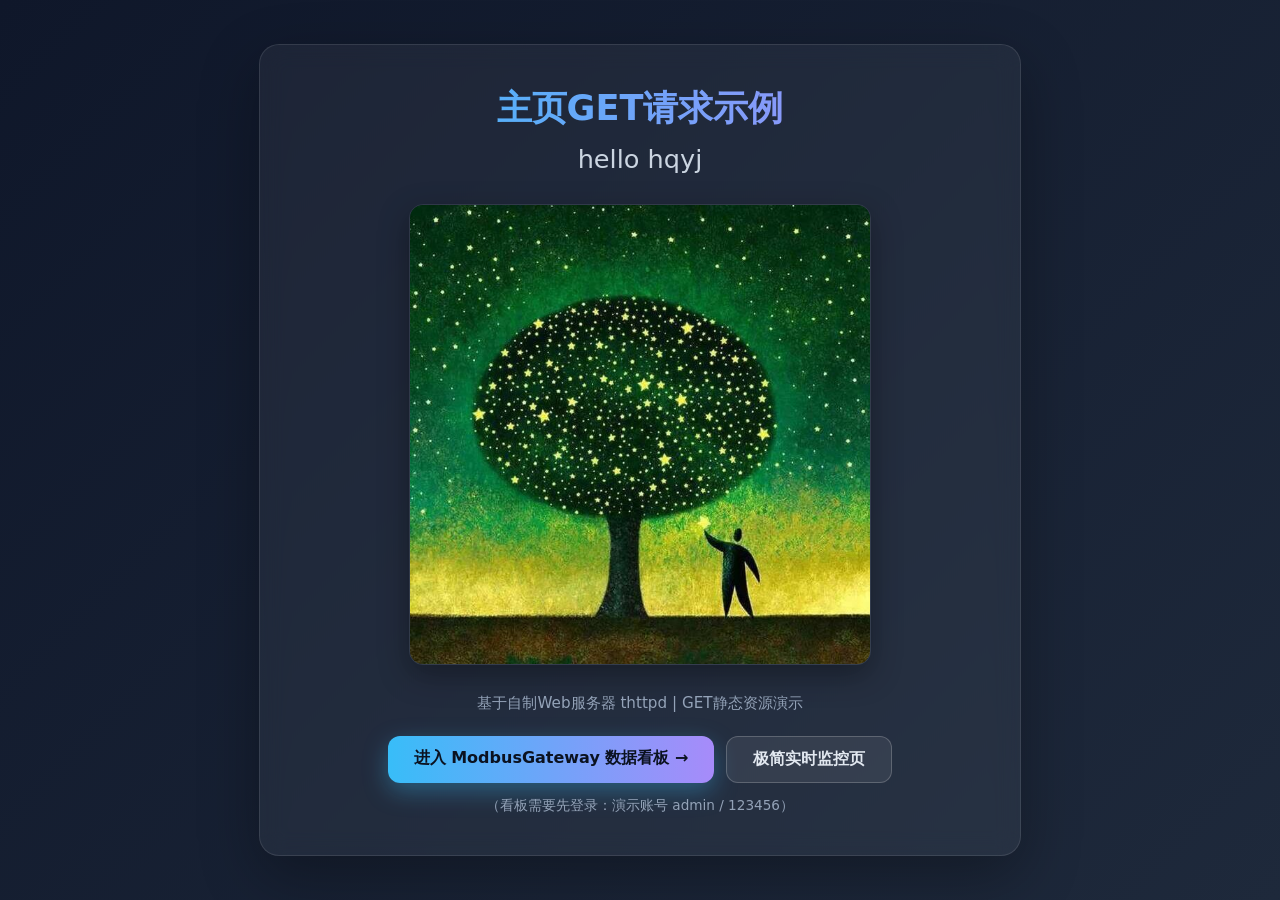
<file: wwwroot/index.html>
<!DOCTYPE html>
<html lang="zh-CN">
<head>
    <meta charset="UTF-8">
    <meta name="viewport" content="width=device-width, initial-scale=1.0">
    <title>主页GET请求示例</title>
    <style>
        * {
            margin: 0;
            padding: 0;
            box-sizing: border-box;
            font-family: "Microsoft YaHei", system-ui, sans-serif;
        }
        body {
            min-height: 100vh;
            background: linear-gradient(135deg, #0f172a, #1e293b);
            color: #f1f5f9;
            display: flex;
            flex-direction: column;
            align-items: center;
            justify-content: center;
            gap: 24px;
            padding: 30px;
        }
        .card {
            background: rgba(255,255,255,0.05);
            border: 1px solid rgba(255,255,255,0.1);
            backdrop-filter: blur(12px);
            border-radius: 20px;
            padding: 40px 50px;
            text-align: center;
            box-shadow: 0 20px 60px rgba(0,0,0,0.3);
            transition: all 0.3s ease;
        }
        .card:hover {
            transform: translateY(-6px);
            border-color: rgba(255,255,255,0.2);
            box-shadow: 0 24px 80px rgba(0,0,0,0.4);
        }
        h1 {
            font-size: 2.2rem;
            font-weight: 600;
            background: linear-gradient(90deg,#38bdf8,#a78bfa);
            -webkit-background-clip: text;
            color: transparent;
            margin-bottom:12px;
        }
        .sub-title{
            font-size:1.6rem;
            color:#cbd5e1;
            margin-bottom:30px;
        }
        img{
            max-width: 70%;
            border-radius:14px;
            box-shadow:0 10px 30px rgba(0,0,0,0.35);
            border:1px solid rgba(255,255,255,0.08);
        }
        .tip{
            margin-top:24px;
            color:#94a3b8;
            font-size:0.95rem;
        }
    </style>
</head>
<script>
// 1. 创建XHR对象
    var xhr = new XMLHttpRequest();
    var url = "https://jsonplaceholder.typicode.com/todos/1";
    // 2. 初始化请求
    xhr.open("GET", url, true);
    // 3. 绑定状态监听事件
    xhr.onreadystatechange = function(){
        if(xhr.readyState === 4 && xhr.status === 200){
            document.getElementById('res').value = xhr.responseText;
        }
    }
    // 4. 发送请求
    xhr.send();</script>
<body>
    <div class="card">
        <h1>主页GET请求示例</h1>
        <div class="sub-title">hello hqyj</div>
        <img src="hqyj.jpg" alt="hqyj图片">
        <div class="tip">基于自制Web服务器 thttpd | GET静态资源演示</div>
        <div style="margin-top:22px;display:flex;gap:12px;justify-content:center;flex-wrap:wrap">
            <a href="/app/index.html" style="display:inline-block;padding:12px 26px;border-radius:12px;
               background:linear-gradient(90deg,#38bdf8,#a78bfa);color:#0b1220;font-weight:700;
               text-decoration:none;box-shadow:0 8px 24px rgba(56,189,248,.35)">进入 ModbusGateway 数据看板 →</a>
            <a href="/realtime.html" style="display:inline-block;padding:12px 26px;border-radius:12px;
               background:rgba(255,255,255,.08);border:1px solid rgba(255,255,255,.2);color:#e2e8f0;
               font-weight:600;text-decoration:none">极简实时监控页</a>
        </div>
        <div class="tip" style="margin-top:14px;font-size:.85rem">
            （看板需要先登录：演示账号 admin / 123456）</div>
    </div>
</body>
</html>
</file>
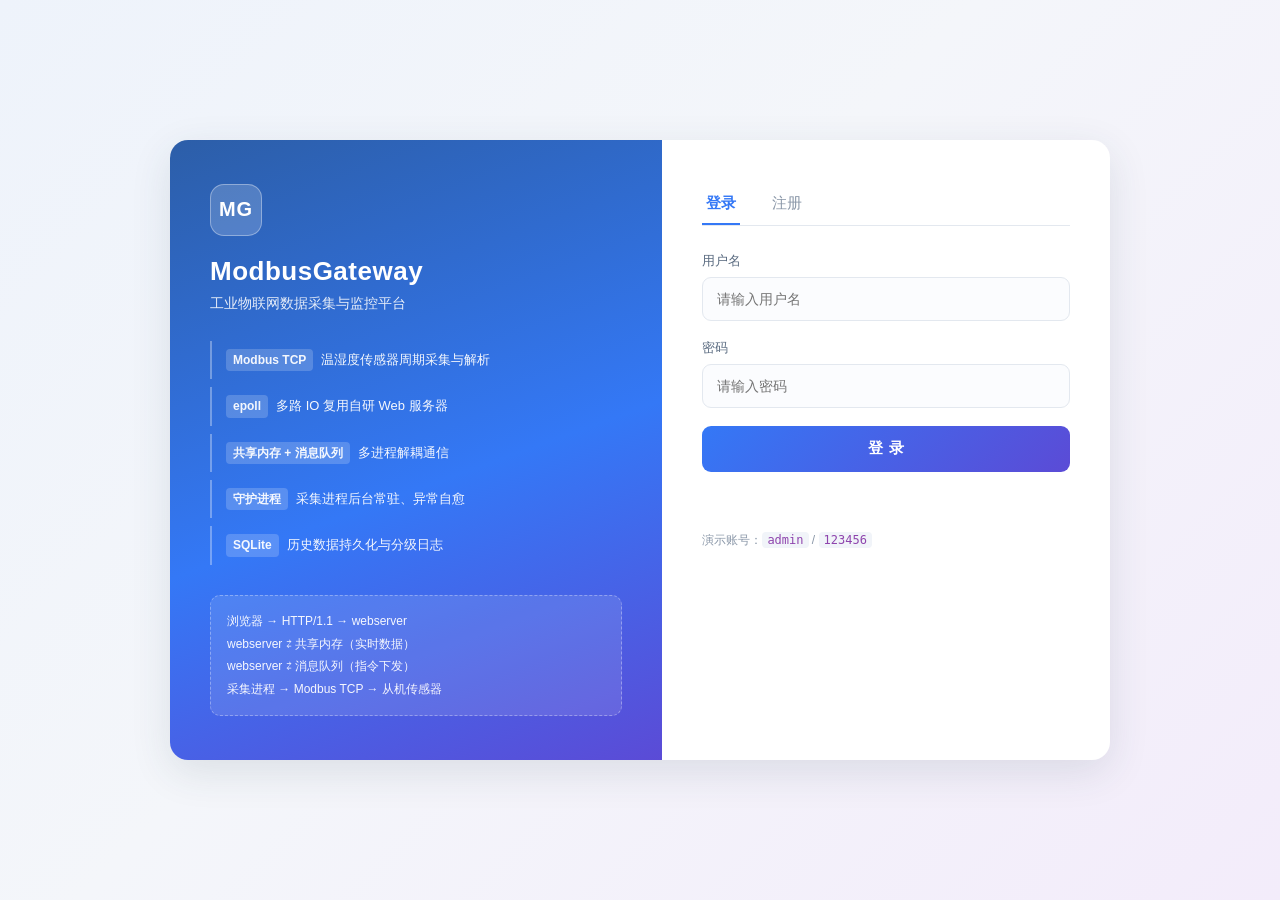
<file: wwwroot/app/index.html>
<!DOCTYPE html>
<html lang="zh-CN">
<head>
<meta charset="UTF-8">
<meta name="viewport" content="width=device-width, initial-scale=1.0">
<title>ModbusGateway · 登录 / 注册</title>
<link rel="stylesheet" href="css/style.css">
</head>
<body class="auth-body">

<div class="auth-wrap">

  <!-- 左：品牌与架构亮点（对应项目流程图） -->
  <section class="auth-brand">
    <div class="brand-logo">MG</div>
    <h1>ModbusGateway</h1>
    <p class="brand-sub">工业物联网数据采集与监控平台</p>

    <ul class="brand-feature">
      <li><span>Modbus TCP</span>温湿度传感器周期采集与解析</li>
      <li><span>epoll</span>多路 IO 复用自研 Web 服务器</li>
      <li><span>共享内存 + 消息队列</span>多进程解耦通信</li>
      <li><span>守护进程</span>采集进程后台常驻、异常自愈</li>
      <li><span>SQLite</span>历史数据持久化与分级日志</li>
    </ul>

    <div class="brand-flow">
      浏览器 → HTTP/1.1 → webserver<br>
      webserver ⇄ 共享内存（实时数据）<br>
      webserver ⇄ 消息队列（指令下发）<br>
      采集进程 → Modbus TCP → 从机传感器
    </div>
  </section>

  <!-- 右：登录 / 注册表单 -->
  <section class="auth-panel">
    <div class="tabs">
      <button class="tab active" data-tab="login" type="button">登录</button>
      <button class="tab" data-tab="register" type="button">注册</button>
    </div>

    <!-- 登录 -->
    <form id="login-form" class="form active" autocomplete="off">
      <div class="field">
        <label for="login-user">用户名</label>
        <input id="login-user" name="username" type="text" placeholder="请输入用户名" required>
      </div>
      <div class="field">
        <label for="login-pass">密码</label>
        <input id="login-pass" name="password" type="password" placeholder="请输入密码" required>
      </div>
      <button class="btn-primary" type="submit" id="login-btn">登 录</button>
      <p class="tip info" id="login-tip"></p>
      <div class="auth-foot">
        演示账号：<code>admin</code> / <code>123456</code>
      </div>
    </form>

    <!-- 注册 -->
    <form id="register-form" class="form" autocomplete="off">
      <div class="field">
        <label for="reg-user">用户名</label>
        <input id="reg-user" name="username" type="text" placeholder="4 ~ 16 位字母或数字" required>
      </div>
      <div class="field">
        <label for="reg-pass">密码</label>
        <input id="reg-pass" name="password" type="password" placeholder="至少 6 位" required>
      </div>
      <div class="field">
        <label for="reg-pass2">确认密码</label>
        <input id="reg-pass2" name="password2" type="password" placeholder="请再次输入密码" required>
      </div>
      <button class="btn-primary" type="submit" id="reg-btn">注 册</button>
      <p class="tip info" id="reg-tip"></p>
      <div class="auth-foot">
        注册信息将写入数据库中的<b>用户信息表</b>
      </div>
    </form>
  </section>

</div>

<div class="loading-mask" id="loading">处理中…</div>

<script src="js/config.js"></script>
<script src="js/mock.js"></script>
<script src="js/api.js"></script>
<script src="js/auth.js"></script>
</body>
</html>
</file>
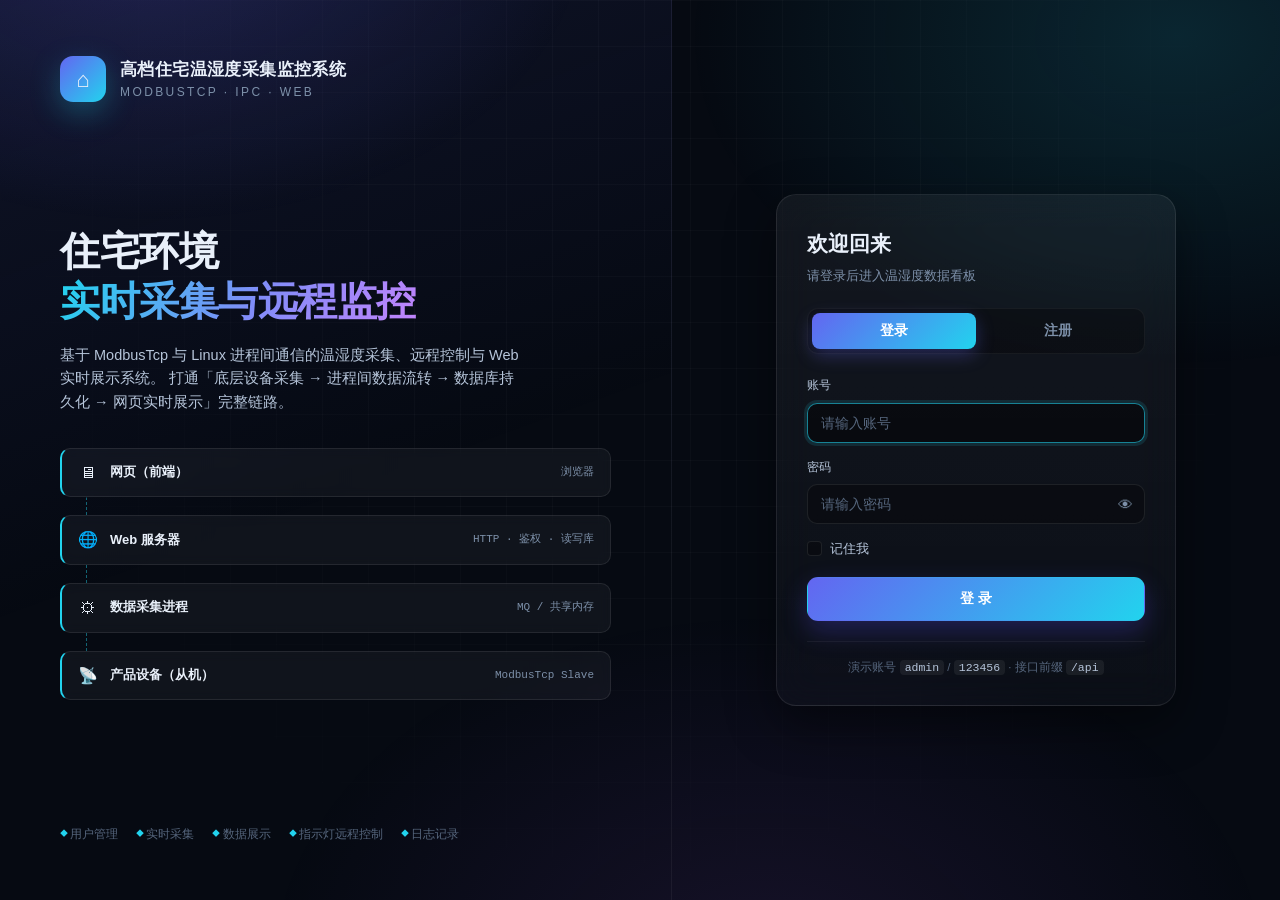
<file: wwwroot/monitor/index.html>
<!DOCTYPE html>
<html lang="zh-CN">
<head>
<meta charset="UTF-8">
<meta name="viewport" content="width=device-width, initial-scale=1.0">
<title>登录 · 高档住宅温湿度采集监控系统</title>
<link rel="stylesheet" href="css/style.css">
</head>
<body>

<div class="auth">

  <!-- ============ 左侧：品牌 / 系统架构说明 ============ -->
  <aside class="brand-side">
    <div class="brand-top">
      <div class="brand-mark">⌂</div>
      <div>
        <div class="brand-name">高档住宅温湿度采集监控系统</div>
        <div class="brand-sub">ModbusTcp · IPC · Web</div>
      </div>
    </div>

    <div class="hero">
      <h1>住宅环境<br><em>实时采集与远程监控</em></h1>
      <p>基于 ModbusTcp 与 Linux 进程间通信的温湿度采集、远程控制与 Web 实时展示系统。
         打通「底层设备采集 → 进程间数据流转 → 数据库持久化 → 网页实时展示」完整链路。</p>

      <div class="flow">
        <div class="flow-node"><span class="ico">🖥</span><b>网页（前端）</b><small>浏览器</small></div>
        <div class="flow-link"></div>
        <div class="flow-node"><span class="ico">🌐</span><b>Web 服务器</b><small>HTTP · 鉴权 · 读写库</small></div>
        <div class="flow-link"></div>
        <div class="flow-node"><span class="ico">⚙</span><b>数据采集进程</b><small>MQ / 共享内存</small></div>
        <div class="flow-link"></div>
        <div class="flow-node"><span class="ico">📡</span><b>产品设备（从机）</b><small>ModbusTcp Slave</small></div>
      </div>
    </div>

    <div class="brand-foot">
      <span>用户管理</span><span>实时采集</span><span>数据展示</span>
      <span>指示灯远程控制</span><span>日志记录</span>
    </div>
  </aside>

  <!-- ============ 右侧：登录 / 注册 ============ -->
  <section class="form-side">
    <div class="card">
      <h2 id="card-title">欢迎回来</h2>
      <p class="hint" id="card-hint">请登录后进入温湿度数据看板</p>

      <div class="tabs">
        <button type="button" id="tab-login" class="on">登录</button>
        <button type="button" id="tab-reg"   >注册</button>
      </div>

      <div class="msg" id="msg"></div>

      <form id="form" autocomplete="off" novalidate>
        <div class="field">
          <label for="username">账号</label>
          <div class="wrap">
            <input type="text" id="username" placeholder="请输入账号" maxlength="32" autocomplete="username">
          </div>
          <div class="err" id="err-username"></div>
        </div>

        <div class="field">
          <label for="password">密码</label>
          <div class="wrap">
            <input type="password" id="password" placeholder="请输入密码" maxlength="64" autocomplete="current-password">
            <button type="button" class="eye" id="eye" title="显示 / 隐藏密码">👁</button>
          </div>
          <div class="err" id="err-password"></div>
          <div class="strength" id="strength" style="display:none">
            <i></i><i></i><i></i><i></i>
          </div>
        </div>

        <div class="field" id="field-confirm" style="display:none">
          <label for="confirm">确认密码</label>
          <div class="wrap">
            <input type="password" id="confirm" placeholder="请再次输入密码" maxlength="64" autocomplete="new-password">
          </div>
          <div class="err" id="err-confirm"></div>
        </div>

        <div class="row-between">
          <label class="check"><input type="checkbox" id="remember"> 记住我</label>
          <span style="font-size:12px;color:var(--muted)" id="mode-tip"></span>
        </div>

        <button type="submit" class="btn" id="submit">
          <span class="spin"></span><span id="submit-text">登 录</span>
        </button>
      </form>

      <div class="card-foot">
        演示账号 <code>admin</code> / <code>123456</code> ·
        接口前缀 <code id="api-base-tip">/api</code>
      </div>
    </div>
  </section>

</div>

<script src="js/config.js"></script>
<script src="js/mock.js"></script>
<script src="js/api.js"></script>
<script src="js/auth.js"></script>
</body>
</html>
</file>
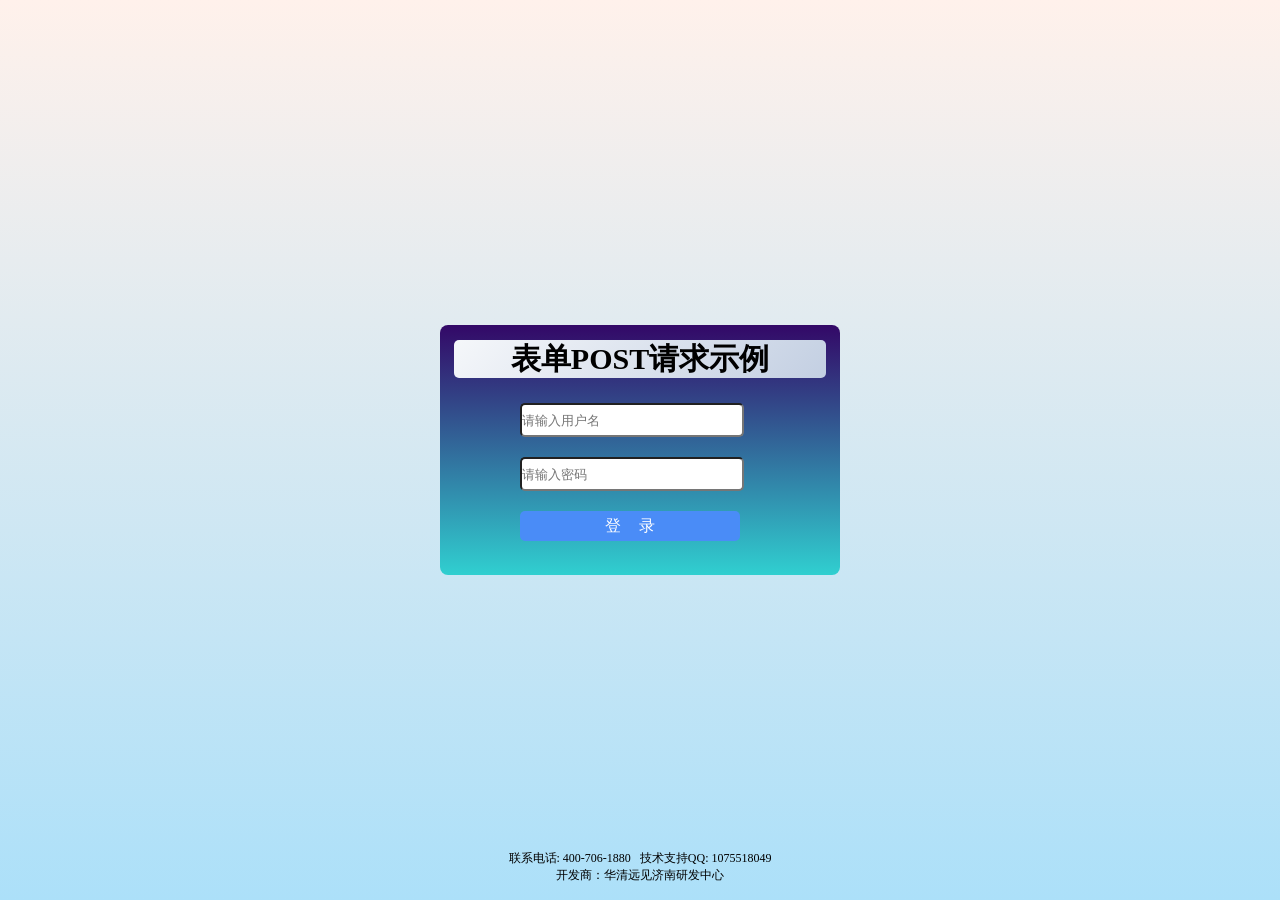
<file: wwwroot/login.html>
<!DOCTYPE html>
<html>
	<head>
		<meta http-equiv="Content-Type" content="text/html; charset=utf-8">
		<title>登录网关</title>
		<style type="text/css">
			* {
				padding: 0;
				margin: 0;
			}

			html,
			body {
				height: 100%;
			}

			body {
				display: flex;
				justify-content: center;
				align-items: center;
				/* 渐变色网站： https://webgradients.com/*/
				background-image: linear-gradient(to top, #ace0f9 0%, #fff1eb 100%);
				/* 渐变换图片 */
			}

			.login {
				width: 400px;
				height: 250px;
				background-image: linear-gradient(to top, #30cfd0 0%, #330867 100%);
				border-radius: 8px;
			}

			.login h1 {
				height: 38px;
				width: 93%;
				background-image: linear-gradient(135deg, #f5f7fa 0%, #c3cfe2 100%);
				line-height: 38px;
				font-size: 30px;
				text-align: center;
				border-radius: 5px;
				margin: 15px auto;
			}

			.login-form {
				width: 60%;
				margin: 0 auto;
			}

			.login-form form input {
				width: 220px;
				height: 30px;
				outline: none;
				margin: 10px auto;
				border-radius: 5px;
			}

			.button {
				/* 按钮样式模板网站：http://tools.jb51.net/static/api/button_css/ */
				line-height: 30px;
				height: 30px;
				width: 70px;
				color: #ffffff;
				background-color: #4a8cf7;
				font-size: 16px;
				font-weight: normal;
				font-family: Arial;
				border: 0px solid #dcdcdc;
				-webkit-border-top-left-radius: 3px;
				-moz-border-radius-topleft: 3px;
				border-top-left-radius: 3px;
				-webkit-border-top-right-radius: 3px;
				-moz-border-radius-topright: 3px;
				border-top-right-radius: 3px;
				-webkit-border-bottom-left-radius: 3px;
				-moz-border-radius-bottomleft: 3px;
				border-bottom-left-radius: 3px;
				-webkit-border-bottom-right-radius: 3px;
				-moz-border-radius-bottomright: 3px;
				border-bottom-right-radius: 3px;
				-moz-box-shadow: inset 0px 0px 0px 0px #ffffff;
				-webkit-box-shadow: inset 0px 0px 0px 0px #ffffff;
				box-shadow: inset 0px 0px 0px 0px #ffffff;
				text-align: center;
				display: inline-block;
				text-decoration: none;
			}

			.button:hover {
				background-color: #446bf7;
			}

			.footer {
				position: fixed;
				bottom: 0;
				height: 50px;
				font-size: 12px;
				text-align: center;
				font-family: "宋体";
			}
		</style>
	</head>
	<body>
		<div class="login">
			<h1>表单POST请求示例</h1>
			<div class="login-form">
				<form method="post">
					<input type="text" name="username" id="usr" value="" placeholder="请输入用户名" />
					<input type="password" name="password" id="pwd" value="" placeholder="请输入密码" />
					<input type="submit" class="button" value="登    录" />
				</form>
			</div>

		</div>
		<div class="footer">
			联系电话: 400-706-1880 &nbsp 技术支持QQ: 1075518049<br>
			开发商：华清远见济南研发中心 <a href="http://www.farsight.com.cn" target="_blank"></a>
		</div>

	</body>
</html>
</file>
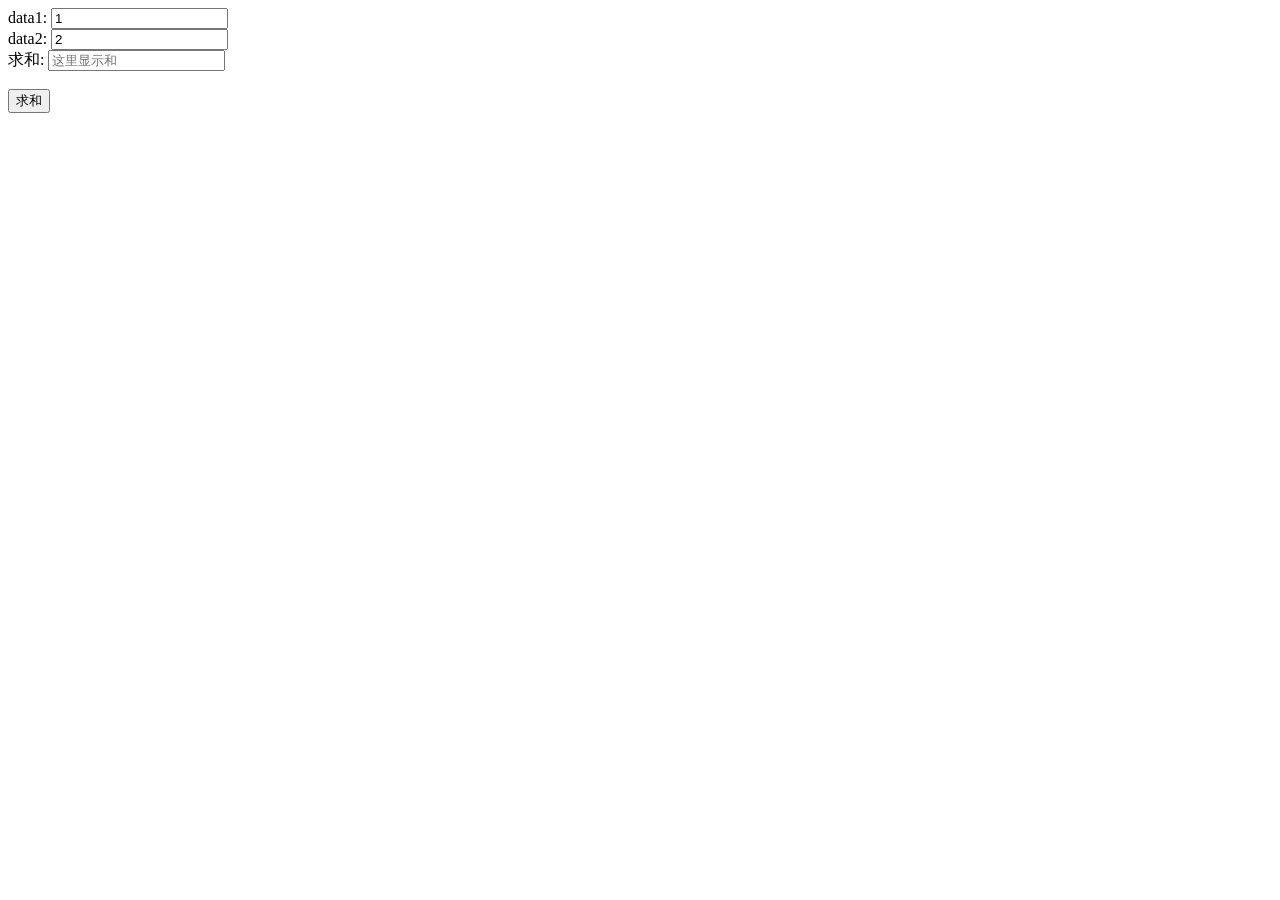
<file: wwwroot/post.html>
<!DOCTYPE html>
<html>
	<head>
		<meta charset="utf-8">
		<title>自定义POST请求示例</title>
		<script>
			function sendPOSTRequest() {
				var xhr = new XMLHttpRequest(); // 创建XMLHttpRequest对象
				var url = ""; // 请求的URL，这个可以不写

				data = "data1=" + document.getElementById("data1").value + "data2=" + document.getElementById("data2").value;
				console.log("req = " + data);

				xhr.open("POST", url, true); // 配置请求：POST方法、URL、异步请求

				xhr.onreadystatechange = function() {
					if (xhr.readyState === 4 && xhr.status === 200) { // 请求完成且成功
						var response = xhr.responseText; // 获取响应数据
						console.log("resp = " + response);
						document.getElementById("sum").value = response;
					}
				};

				xhr.send(JSON.stringify(data)); // 发送请求，并将数据转换为JSON字符串
			}
		</script>
	</head>
	<body>
		data1: <input type="text" id="data1" value="1"><br />
		data2: <input type="text" id="data2" value="2"><br />
		求和: <input type="text" id="sum" placeholder="这里显示和"><br />
		<br />
		<button onclick="sendPOSTRequest()">求和</button>
	</body>
</html>
</file>
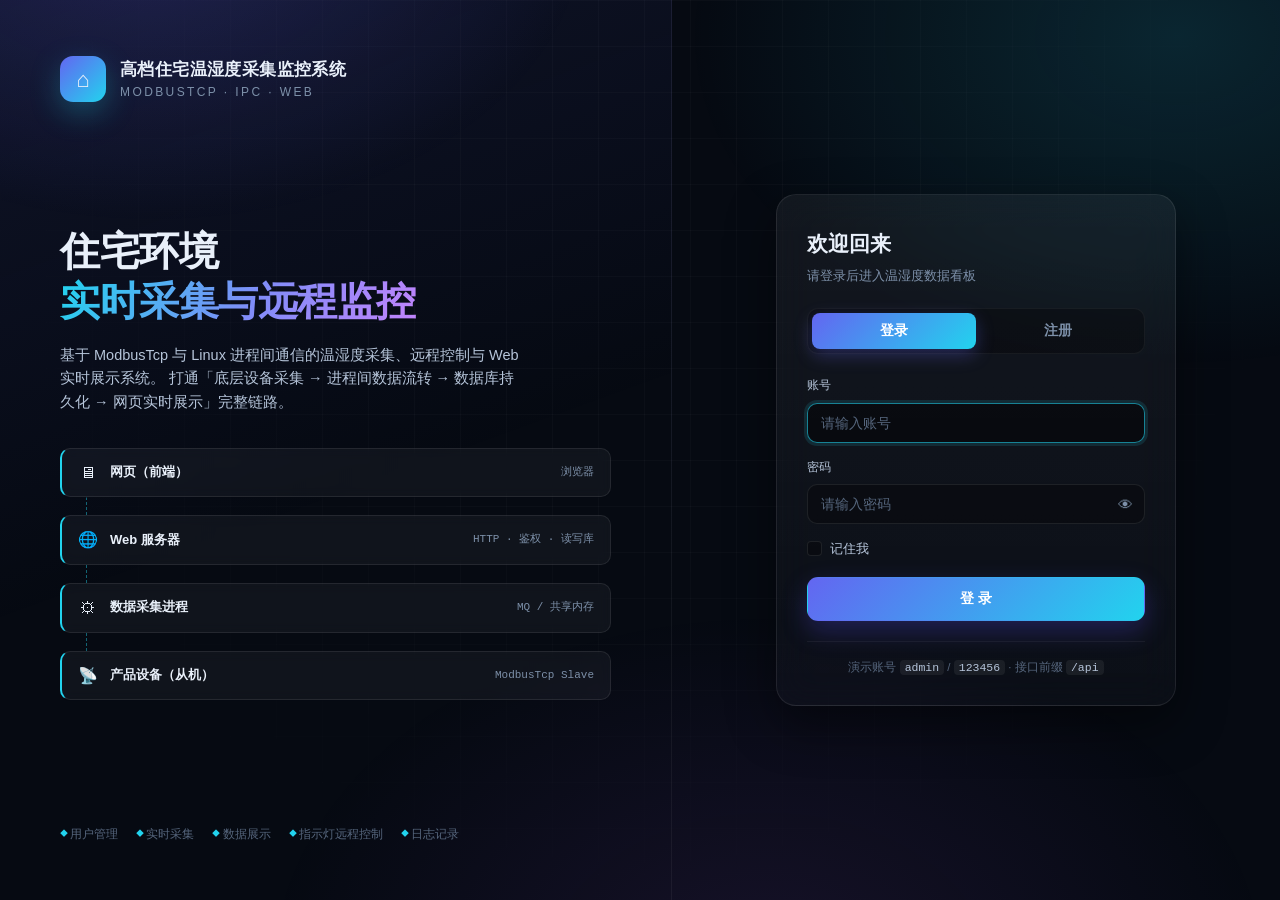
<file: wwwroot/monitor/dashboard.html>
<!DOCTYPE html>
<html lang="zh-CN">
<head>
<meta charset="UTF-8">
<meta name="viewport" content="width=device-width, initial-scale=1.0">
<title>数据看板 · 高档住宅温湿度采集监控系统</title>
<link rel="stylesheet" href="css/style.css">
</head>
<body>

<div class="app">

  <!-- 顶部提示条：后端不可达自动降级 / 采集进程离线 -->
  <div class="banner warn" id="banner">
    <span id="banner-text">提示</span>
    <button class="x" id="banner-x" title="关闭">×</button>
  </div>

  <!-- ============ 顶栏 ============ -->
  <header class="topbar">
    <div class="logo">
      <div class="mark">⌂</div>
      <div>
        <div class="t1">高档住宅温湿度采集监控系统</div>
        <div class="t2">MODBUSTCP · IPC · WEB</div>
      </div>
    </div>

    <div class="status-group">
      <span class="pill"><span class="dot" id="dot-web"></span>Web 服务器</span>
      <span class="pill"><span class="dot" id="dot-collect"></span>采集进程</span>
      <span class="pill"><span class="dot" id="dot-modbus"></span>Modbus 从机</span>
      <span class="pill" id="pill-src"><span class="dot" id="dot-src"></span>数据来源 —</span>
    </div>

    <div class="spacer"></div>

    <span class="clock" id="clock">--:--:--</span>

    <div class="user-box">
      <div class="avatar" id="avatar">U</div>
      <div>
        <span class="un" id="uname">--</span>
        <span class="role" id="urole">--</span>
      </div>
      <button class="btn-sm" id="btn-logout">退出</button>
    </div>
  </header>

  <main class="main">

    <!-- ============ KPI ============ -->
    <section class="kpi-row">
      <div class="kpi temp" id="kpi-temp">
        <div class="k-label">当前温度 <span class="tag" id="reg-temp">保持寄存器 0x0001</span></div>
        <div class="k-value" id="k-temp">--<small>℃</small></div>
        <div class="k-foot" id="k-temp-foot">等待采集数据…</div>
      </div>
      <div class="kpi humi" id="kpi-humi">
        <div class="k-label">当前湿度 <span class="tag" id="reg-humi">保持寄存器 0x0002</span></div>
        <div class="k-value" id="k-humi">--<small>%RH</small></div>
        <div class="k-foot" id="k-humi-foot">等待采集数据…</div>
      </div>
      <div class="kpi peak">
        <div class="k-label">本次运行温度极值</div>
        <div class="k-value" id="k-peak">-- / --<small>℃</small></div>
        <div class="k-foot">最高 / 最低</div>
      </div>
      <div class="kpi cnt">
        <div class="k-label">采集点数 <span class="tag">已写入采集记录表</span></div>
        <div class="k-value" id="k-count">0</div>
        <div class="k-foot" id="k-count-foot">采集周期 -- ms</div>
      </div>
    </section>

    <!-- ============ 实时曲线 + 设备控制 ============ -->
    <div class="grid">

      <!-- 实时曲线 -->
      <div class="panel">
        <div class="panel-head">
          <h3>实时温湿度曲线</h3>
          <span class="badge">共享内存 · 轮询</span>
          <div class="spacer"></div>
          <div class="toolbar">
            <select id="poll-select" title="轮询间隔">
              <option value="1000">1 秒</option>
              <option value="2000" selected>2 秒</option>
              <option value="5000">5 秒</option>
              <option value="10000">10 秒</option>
            </select>
            <button class="btn-sm on" id="btn-pause">暂停</button>
          </div>
        </div>
        <div class="panel-body">
          <div class="chart" id="chart-realtime"></div>
          <div class="legend" style="margin-top:10px">
            <span><i style="background:#fb923c"></i>温度 ℃</span>
            <span><i style="background:#22d3ee"></i>湿度 %RH</span>
            <span id="chart-tip" style="color:var(--faint)"></span>
          </div>
        </div>
      </div>

      <!-- 设备控制 -->
      <div class="panel">
        <div class="panel-head">
          <h3>设备控制</h3>
          <span class="badge violet">消息队列下发</span>
          <div class="spacer"></div>
          <span class="badge amber" id="led-addr-tip">寄存器 0x0004</span>
        </div>
        <div class="panel-body">

          <!-- 指示灯 -->
          <div class="device">
            <div class="lamp unknown" id="lamp"><i></i></div>
            <div class="d-info">
              <div class="d-state off" id="d-state">指示灯状态未知</div>
              <div class="d-meta" id="d-meta">等待从机回读…</div>
            </div>
            <div class="d-actions">
              <div class="switch-row">
                <label class="switch">
                  <input type="checkbox" id="led-switch">
                  <span class="slider"></span>
                </label>
                <span class="switch-label" id="led-label">置位（点亮）</span>
              </div>
              <button class="btn-sm" id="btn-led-refresh">回读状态</button>
            </div>
          </div>

          <!-- 采集参数 -->
          <div class="param">
            <label for="param-period">采集周期</label>
            <input type="number" id="param-period" min="100" max="60000" step="100" placeholder="2000">
            <span class="unit">ms</span>
            <button class="btn-sm" id="btn-period">下发</button>
          </div>
          <div class="param">
            <label for="param-threshold">温度告警阈值</label>
            <input type="number" id="param-threshold" min="-40" max="125" step="0.5" placeholder="32">
            <span class="unit">℃</span>
            <button class="btn-sm" id="btn-threshold">下发</button>
          </div>
          <div class="param">
            <label for="reg-addr">读取保持寄存器</label>
            <input type="number" id="reg-addr" value="0" min="0" max="65535" style="width:60px">
            <input type="number" id="reg-count" value="4" min="1" max="32" style="width:56px">
            <button class="btn-sm" id="btn-readreg">读取</button>
          </div>
          <div style="margin-top:10px;font-size:11.5px;color:var(--muted);font-family:var(--mono);word-break:break-all" id="reg-out">
            寄存器回读结果会显示在这里
          </div>
        </div>
      </div>
    </div>

    <!-- ============ 历史记录 + 日志 ============ -->
    <div class="grid wide">

      <!-- 历史记录 -->
      <div class="panel">
        <div class="panel-head">
          <h3>历史采集记录</h3>
          <span class="badge green">SQLite 采集记录表</span>
          <div class="spacer"></div>
          <div class="toolbar">
            <select id="hist-hours">
              <option value="1">近 1 小时</option>
              <option value="6">近 6 小时</option>
              <option value="24" selected>近 24 小时</option>
              <option value="72">近 3 天</option>
              <option value="168">近 7 天</option>
            </select>
            <button class="btn-sm" id="btn-hist-query">查询</button>
            <button class="btn-sm" id="btn-hist-export">导出 CSV</button>
          </div>
        </div>
        <div class="panel-body">
          <div class="mini-stats" style="margin-bottom:13px">
            <div class="mini"><div class="l">平均温度</div><div class="v" id="hs-tavg">--</div></div>
            <div class="mini"><div class="l">平均湿度</div><div class="v" id="hs-havg">--</div></div>
            <div class="mini"><div class="l">记录条数</div><div class="v" id="hs-count">0</div></div>
          </div>
        </div>
        <div class="panel-body tight">
          <div class="table-wrap">
            <table>
              <thead>
                <tr><th>采集时间</th><th style="text-align:right">温度 (℃)</th><th style="text-align:right">湿度 (%RH)</th></tr>
              </thead>
              <tbody id="hist-tbody"></tbody>
            </table>
            <div class="empty" id="hist-empty">暂无历史记录</div>
          </div>
        </div>
      </div>

      <!-- 日志 -->
      <div class="panel log-panel" id="panel-log">
        <div class="panel-head">
          <h3>系统日志</h3>
          <span class="badge amber">日志记录表</span>
          <div class="spacer"></div>
          <div class="toolbar">
            <select id="log-filter">
              <option value="">全部级别</option>
              <option value="ERROR">ERROR</option>
              <option value="WARN">WARN</option>
              <option value="INFO">INFO</option>
              <option value="DEBUG">DEBUG</option>
            </select>
            <button class="btn-sm" id="btn-log-refresh">刷新</button>
          </div>
        </div>
        <div class="panel-body">
          <div class="mini-stats" style="margin-bottom:13px">
            <div class="mini"><div class="l">日志总数</div><div class="v" id="ls-total">0</div></div>
            <div class="mini"><div class="l">警告 WARN</div><div class="v" id="ls-warn" style="color:#fcd34d">0</div></div>
            <div class="mini"><div class="l">错误 ERROR</div><div class="v" id="ls-err" style="color:#fca5a5">0</div></div>
          </div>
        </div>
        <div class="panel-body tight">
          <div class="table-wrap">
            <table>
              <thead>
                <tr><th>时间</th><th>级别</th><th>模块</th><th>内容</th></tr>
              </thead>
              <tbody id="log-tbody"></tbody>
            </table>
            <div class="empty" id="log-empty">暂无日志</div>
          </div>
        </div>
      </div>
    </div>

    <div class="foot">
      数据链路：ModbusTcp 从机 → 采集进程 → 共享内存 / 消息队列 → Web 服务器 → 网页 ·
      接口前缀 <code id="api-base-tip">/api</code> ·
      <span id="foot-mode">—</span>
    </div>
  </main>
</div>

<div class="toasts" id="toasts"></div>

<script src="js/config.js"></script>
<script src="js/mock.js"></script>
<script src="js/api.js"></script>
<script src="js/dashboard.js"></script>
</body>
</html>
</file>
<file: wwwroot/app/css/style.css>
/* ============================================================
   ModbusGateway 前端样式
   工业物联网数据采集与监控平台
   纯原生 CSS，无框架依赖，可被自研 webserver 直接静态托管
   ============================================================ */

:root {
  --blue:   #3478f6;
  --blue-d: #2458c4;
  --green:  #27ae60;
  --orange: #e67e22;
  --purple: #8e44ad;
  --red:    #e74c3c;
  --pink:   #c0397b;

  --text:   #2c3e50;
  --text-2: #5a6b80;
  --text-3: #8a97a8;
  --line:   #e3e8ef;
  --bg:     #f4f6fa;
  --card:   #ffffff;

  --radius: 12px;
  --shadow: 0 2px 10px rgba(0, 0, 0, .06);
}

* { margin: 0; padding: 0; box-sizing: border-box; }

body {
  font-family: "Microsoft YaHei", "PingFang SC", "Helvetica Neue", Arial, sans-serif;
  background: var(--bg);
  color: var(--text);
  font-size: 14px;
  -webkit-font-smoothing: antialiased;
}

a { color: var(--blue); text-decoration: none; }
button { font-family: inherit; cursor: pointer; }
input, select { font-family: inherit; }

/* ============================================================
   一、登录 / 注册页
   ============================================================ */
.auth-body {
  min-height: 100vh;
  display: flex;
  align-items: center;
  justify-content: center;
  padding: 24px;
  background: linear-gradient(135deg, #eef3fb 0%, #f4f6fa 45%, #f3ecfa 100%);
}

.auth-wrap {
  width: 100%;
  max-width: 940px;
  display: grid;
  grid-template-columns: 1.1fr 1fr;
  background: var(--card);
  border-radius: 18px;
  box-shadow: 0 12px 40px rgba(44, 62, 80, .12);
  overflow: hidden;
}

.auth-brand {
  padding: 44px 40px;
  background: linear-gradient(160deg, #2c5ea8 0%, #3478f6 55%, #5b4bd6 100%);
  color: #fff;
}

.brand-logo {
  width: 52px; height: 52px;
  border-radius: 14px;
  background: rgba(255, 255, 255, .18);
  border: 1px solid rgba(255, 255, 255, .35);
  display: flex; align-items: center; justify-content: center;
  font-size: 20px; font-weight: 700; letter-spacing: 1px;
  margin-bottom: 20px;
}

.auth-brand h1 { font-size: 26px; letter-spacing: .5px; }
.brand-sub { margin-top: 8px; font-size: 13.5px; opacity: .88; }

.brand-feature { list-style: none; margin-top: 28px; }
.brand-feature li {
  font-size: 13px; line-height: 1.7;
  padding: 8px 0 8px 14px;
  border-left: 2px solid rgba(255, 255, 255, .35);
  margin-bottom: 8px;
  opacity: .95;
}
.brand-feature li span {
  display: inline-block;
  background: rgba(255, 255, 255, .2);
  border-radius: 4px;
  padding: 1px 7px;
  margin-right: 8px;
  font-size: 12px;
  font-weight: 600;
}

.brand-flow {
  margin-top: 30px;
  padding: 14px 16px;
  border-radius: 10px;
  background: rgba(255, 255, 255, .12);
  border: 1px dashed rgba(255, 255, 255, .35);
  font-size: 12px;
  line-height: 1.9;
  opacity: .95;
}

.auth-panel { padding: 44px 40px; }

.tabs {
  display: flex;
  gap: 6px;
  border-bottom: 1px solid var(--line);
  margin-bottom: 26px;
}
.tab {
  background: none; border: none;
  padding: 10px 4px;
  margin-right: 22px;
  font-size: 15px;
  color: var(--text-3);
  border-bottom: 2px solid transparent;
  transition: all .2s;
}
.tab.active { color: var(--blue); border-bottom-color: var(--blue); font-weight: 600; }

.form { display: none; }
.form.active { display: block; }

.field { margin-bottom: 18px; }
.field label {
  display: block;
  font-size: 13px;
  color: var(--text-2);
  margin-bottom: 7px;
}
.field input {
  width: 100%;
  height: 44px;
  padding: 0 14px;
  border: 1px solid var(--line);
  border-radius: 9px;
  font-size: 14px;
  color: var(--text);
  background: #fbfcfe;
  transition: border-color .2s, box-shadow .2s;
}
.field input:focus {
  outline: none;
  border-color: var(--blue);
  background: #fff;
  box-shadow: 0 0 0 3px rgba(52, 120, 246, .12);
}

.btn-primary {
  width: 100%;
  height: 46px;
  border: none;
  border-radius: 9px;
  background: linear-gradient(135deg, var(--blue), #5b4bd6);
  color: #fff;
  font-size: 15px;
  font-weight: 600;
  letter-spacing: 1px;
  transition: opacity .2s, transform .1s;
}
.btn-primary:hover { opacity: .92; }
.btn-primary:active { transform: translateY(1px); }
.btn-primary:disabled { opacity: .6; cursor: not-allowed; }

.tip {
  margin-top: 16px;
  font-size: 13px;
  min-height: 20px;
  line-height: 1.6;
}
.tip.error { color: var(--red); }
.tip.ok { color: var(--green); }
.tip.info { color: var(--text-3); }

.auth-foot {
  margin-top: 22px;
  font-size: 12px;
  color: var(--text-3);
  line-height: 1.8;
}
.auth-foot code {
  background: #f1f4f9;
  border-radius: 4px;
  padding: 1px 5px;
  color: var(--purple);
  font-size: 12px;
}

/* ============================================================
   二、看板页 布局
   ============================================================ */
.topbar {
  height: 60px;
  background: #fff;
  border-bottom: 1px solid var(--line);
  display: flex;
  align-items: center;
  padding: 0 24px;
  gap: 16px;
  position: sticky;
  top: 0;
  z-index: 20;
}
.topbar .logo {
  font-size: 16px;
  font-weight: 700;
  color: var(--text);
  display: flex; align-items: center; gap: 9px;
}
.topbar .logo i {
  width: 28px; height: 28px;
  border-radius: 8px;
  background: linear-gradient(135deg, var(--blue), #5b4bd6);
  display: inline-block;
}
.topbar .logo small {
  font-weight: 400;
  color: var(--text-3);
  font-size: 12px;
  margin-left: 2px;
}
.topbar .spacer { flex: 1; }

.top-status { display: flex; align-items: center; gap: 18px; font-size: 12.5px; color: var(--text-2); }
.top-status .st { display: flex; align-items: center; gap: 6px; }
.led {
  width: 8px; height: 8px; border-radius: 50%;
  background: var(--text-3);
  box-shadow: 0 0 0 3px rgba(138, 151, 168, .15);
}
.led.on   { background: var(--green); box-shadow: 0 0 0 3px rgba(39, 174, 96, .18); animation: pulse 1.8s infinite; }
.led.warn { background: var(--orange); box-shadow: 0 0 0 3px rgba(230, 126, 34, .18); }
.led.off  { background: var(--red); box-shadow: 0 0 0 3px rgba(231, 76, 60, .18); }
@keyframes pulse { 0%,100% { opacity: 1; } 50% { opacity: .45; } }

.user-box { display: flex; align-items: center; gap: 10px; }
.avatar {
  width: 32px; height: 32px; border-radius: 50%;
  background: linear-gradient(135deg, var(--blue), #5b4bd6);
  color: #fff; font-size: 13px; font-weight: 600;
  display: flex; align-items: center; justify-content: center;
}
.btn-ghost {
  background: none;
  border: 1px solid var(--line);
  border-radius: 7px;
  padding: 6px 12px;
  font-size: 12.5px;
  color: var(--text-2);
  transition: all .2s;
}
.btn-ghost:hover { border-color: var(--blue); color: var(--blue); }

.main { padding: 22px 24px 40px; max-width: 1560px; margin: 0 auto; }

/* 数据卡片 */
.kpi-row {
  display: grid;
  grid-template-columns: repeat(4, 1fr);
  gap: 16px;
  margin-bottom: 18px;
}
.kpi {
  background: var(--card);
  border-radius: var(--radius);
  box-shadow: var(--shadow);
  padding: 18px 20px;
  position: relative;
  overflow: hidden;
}
.kpi::after {
  content: "";
  position: absolute; left: 0; top: 0; bottom: 0;
  width: 4px; background: var(--blue);
}
.kpi.temp::after  { background: var(--pink); }
.kpi.humi::after  { background: var(--blue); }
.kpi.peak::after  { background: var(--orange); }
.kpi.count::after { background: var(--green); }
.kpi .k-label { font-size: 12.5px; color: var(--text-3); margin-bottom: 10px; }
.kpi .k-value {
  font-size: 30px; font-weight: 700; line-height: 1;
  font-variant-numeric: tabular-nums;
}
.kpi .k-value small { font-size: 14px; font-weight: 400; color: var(--text-3); margin-left: 4px; }
.kpi.temp  .k-value { color: var(--pink); }
.kpi.humi  .k-value { color: var(--blue); }
.kpi.peak  .k-value { color: var(--orange); font-size: 22px; }
.kpi.count .k-value { color: var(--green); }
.kpi .k-foot { margin-top: 10px; font-size: 12px; color: var(--text-3); }

/* 网格布局 */
.grid {
  display: grid;
  grid-template-columns: 1fr 340px;
  gap: 16px;
  align-items: start;
}
.grid-2 {
  display: grid;
  grid-template-columns: 1fr 1fr;
  gap: 16px;
  margin-top: 16px;
}

.panel {
  background: var(--card);
  border-radius: var(--radius);
  box-shadow: var(--shadow);
  margin-bottom: 16px;
}
.panel-head {
  display: flex;
  align-items: center;
  gap: 10px;
  padding: 15px 20px;
  border-bottom: 1px solid var(--line);
}
.panel-head h3 { font-size: 15px; font-weight: 600; }
.panel-head .badge {
  font-size: 11.5px;
  padding: 2px 8px;
  border-radius: 20px;
  background: #eef3fb;
  color: var(--blue);
  font-weight: 600;
}
.panel-head .badge.purple { background: #f5eefb; color: var(--purple); }
.panel-head .badge.orange { background: #fdf3e7; color: var(--orange); }
.panel-head .badge.green  { background: #eafaf0; color: var(--green); }
.panel-head .spacer { flex: 1; }
.panel-body { padding: 16px 20px 20px; }

.chart { width: 100%; height: 300px; }
.chart.sm { height: 240px; }

/* 工具栏 */
.toolbar { display: flex; align-items: center; gap: 10px; flex-wrap: wrap; }
.toolbar label { font-size: 12.5px; color: var(--text-2); }
.toolbar input, .toolbar select {
  height: 34px;
  padding: 0 10px;
  border: 1px solid var(--line);
  border-radius: 7px;
  font-size: 13px;
  color: var(--text);
  background: #fbfcfe;
}
.toolbar input:focus, .toolbar select:focus { outline: none; border-color: var(--blue); }
.btn {
  height: 34px;
  padding: 0 16px;
  border: none;
  border-radius: 7px;
  background: var(--blue);
  color: #fff;
  font-size: 13px;
  transition: opacity .2s;
}
.btn:hover { opacity: .9; }
.btn.sec { background: #eef3fb; color: var(--blue); }
.btn.sec:hover { background: #e2ecfb; }

/* 侧栏信息列表 */
.info-list { font-size: 13px; }
.info-list .row {
  display: flex;
  justify-content: space-between;
  padding: 10px 0;
  border-bottom: 1px dashed var(--line);
}
.info-list .row:last-child { border-bottom: none; }
.info-list .row .k { color: var(--text-3); }
.info-list .row .v { color: var(--text); font-weight: 600; font-variant-numeric: tabular-nums; }

/* 指令下发 */
.cmd-group { margin-bottom: 14px; }
.cmd-group label {
  display: block;
  font-size: 12.5px;
  color: var(--text-2);
  margin-bottom: 6px;
}
.cmd-group .inline { display: flex; gap: 8px; }
.cmd-group input {
  flex: 1;
  height: 36px;
  padding: 0 11px;
  border: 1px solid var(--line);
  border-radius: 8px;
  font-size: 13px;
  background: #fbfcfe;
}
.cmd-group input:focus { outline: none; border-color: var(--purple); }
.cmd-group .unit {
  display: flex; align-items: center;
  font-size: 12.5px; color: var(--text-3);
  padding: 0 4px;
}
.btn-purple {
  width: 100%;
  height: 38px;
  border: none;
  border-radius: 8px;
  background: linear-gradient(135deg, var(--purple), #6a4bd6);
  color: #fff;
  font-size: 13.5px;
  font-weight: 600;
  transition: opacity .2s;
}
.btn-purple:hover { opacity: .92; }
.cmd-result {
  margin-top: 12px;
  padding: 11px 13px;
  border-radius: 8px;
  background: #f7f9fc;
  border: 1px dashed var(--line);
  font-size: 12.5px;
  line-height: 1.75;
  color: var(--text-2);
  min-height: 56px;
  word-break: break-all;
}
.cmd-result b { color: var(--purple); }

/* 日志表 */
.log-wrap { max-height: 320px; overflow: auto; }
table.log { width: 100%; border-collapse: collapse; font-size: 12.5px; }
table.log th {
  position: sticky; top: 0;
  background: #f7f9fc;
  color: var(--text-2);
  font-weight: 600;
  text-align: left;
  padding: 9px 12px;
  border-bottom: 1px solid var(--line);
  white-space: nowrap;
}
table.log td {
  padding: 8px 12px;
  border-bottom: 1px solid #f1f4f9;
  color: var(--text-2);
  font-family: Consolas, "Courier New", monospace;
  white-space: nowrap;
}
table.log tr:hover td { background: #fafcff; }
.lv { font-weight: 700; }
.lv.INFO  { color: var(--blue); }
.lv.WARN  { color: var(--orange); }
.lv.ERROR { color: var(--red); }
.lv.DEBUG { color: var(--text-3); }

/* 空状态 / 加载 */
.empty {
  padding: 40px 0;
  text-align: center;
  color: var(--text-3);
  font-size: 13px;
}
.loading-mask {
  display: none;
  position: fixed; inset: 0;
  background: rgba(255, 255, 255, .55);
  z-index: 99;
  align-items: center; justify-content: center;
  font-size: 13px; color: var(--text-2);
}
.loading-mask.show { display: flex; }

/* 模拟模式提示条 */
.mock-bar {
  background: #fdf3e7;
  border-bottom: 1px solid #f6dfc0;
  color: #b9641a;
  font-size: 12.5px;
  padding: 8px 24px;
  display: flex;
  align-items: center;
  gap: 10px;
}
.mock-bar code {
  background: rgba(230, 126, 34, .12);
  padding: 1px 6px;
  border-radius: 4px;
}

/* 响应式 */
@media (max-width: 1180px) {
  .grid { grid-template-columns: 1fr; }
  .kpi-row { grid-template-columns: repeat(2, 1fr); }
  .grid-2 { grid-template-columns: 1fr; }
}
@media (max-width: 860px) {
  .auth-wrap { grid-template-columns: 1fr; }
  .auth-brand { display: none; }
  .kpi-row { grid-template-columns: 1fr; }
  .top-status { display: none; }
}
</file>
<file: wwwroot/monitor/css/style.css>
/* ============================================================================
   style.css —— 高档住宅温湿度采集监控系统 · 前端样式
   深色工业监控风：玻璃拟态面板 + 霓虹强调色 + 数据等宽字体
   两个页面共用（index.html 登录注册 / dashboard.html 数据看板）
   ============================================================================ */

/* ---------------- 设计变量 ---------------- */
:root {
  --bg:        #060a12;
  --bg-2:      #0a1120;
  --panel:     rgba(255, 255, 255, 0.042);
  --panel-2:   rgba(255, 255, 255, 0.022);
  --line:      rgba(255, 255, 255, 0.085);
  --line-2:    rgba(255, 255, 255, 0.05);
  --txt:       #e9f0fa;
  --txt-2:     #b6c5da;
  --muted:     #7d90a9;
  --faint:     #55657c;

  --cyan:      #22d3ee;
  --blue:      #3b82f6;
  --violet:    #a855f7;
  --green:     #22c55e;
  --amber:     #f59e0b;
  --red:       #ef4444;

  --grad-t:    linear-gradient(135deg, #fb923c 0%, #f43f5e 100%);
  --grad-h:    linear-gradient(135deg, #22d3ee 0%, #3b82f6 100%);
  --grad-brand:linear-gradient(135deg, #6366f1 0%, #22d3ee 100%);

  --r-sm: 8px;
  --r:    14px;
  --r-lg: 20px;
  --shadow: 0 18px 50px rgba(0, 0, 0, 0.45);
  --mono: "JetBrains Mono", "Cascadia Mono", "SFMono-Regular", Consolas, "Courier New", monospace;
}

* { box-sizing: border-box; margin: 0; padding: 0; }

html, body { height: 100%; }

body {
  background: var(--bg);
  color: var(--txt);
  font-family: "Inter", -apple-system, BlinkMacSystemFont, "Segoe UI",
               "Microsoft YaHei", "PingFang SC", "Hiragino Sans GB", sans-serif;
  font-size: 14px;
  line-height: 1.6;
  -webkit-font-smoothing: antialiased;
  overflow-x: hidden;
}

/* 背景：两团光晕 + 细网格 */
body::before {
  content: "";
  position: fixed;
  inset: 0;
  background:
    radial-gradient(620px 420px at 12% -8%,  rgba(99, 102, 241, 0.20), transparent 70%),
    radial-gradient(680px 460px at 92% 4%,   rgba(34, 211, 238, 0.14), transparent 72%),
    radial-gradient(700px 500px at 60% 108%, rgba(168, 85, 247, 0.10), transparent 72%);
  pointer-events: none;
  z-index: 0;
}
body::after {
  content: "";
  position: fixed;
  inset: 0;
  background-image:
    linear-gradient(rgba(255,255,255,0.022) 1px, transparent 1px),
    linear-gradient(90deg, rgba(255,255,255,0.022) 1px, transparent 1px);
  background-size: 46px 46px;
  mask-image: radial-gradient(circle at 50% 30%, #000 30%, transparent 78%);
  -webkit-mask-image: radial-gradient(circle at 50% 30%, #000 30%, transparent 78%);
  pointer-events: none;
  z-index: 0;
}

a { color: var(--cyan); text-decoration: none; }
::-webkit-scrollbar { width: 9px; height: 9px; }
::-webkit-scrollbar-track { background: transparent; }
::-webkit-scrollbar-thumb { background: rgba(255,255,255,0.12); border-radius: 6px; }
::-webkit-scrollbar-thumb:hover { background: rgba(255,255,255,0.2); }

/* ============================================================================
   一、登录 / 注册页
   ============================================================================ */
.auth {
  position: relative;
  z-index: 1;
  min-height: 100vh;
  display: grid;
  grid-template-columns: 1.05fr 0.95fr;
}

/* ---- 左侧品牌区 ---- */
.brand-side {
  padding: 56px 60px;
  display: flex;
  flex-direction: column;
  justify-content: space-between;
  border-right: 1px solid var(--line-2);
  background: linear-gradient(160deg, rgba(99,102,241,0.10), transparent 55%);
}

.brand-top { display: flex; align-items: center; gap: 14px; }
.brand-mark {
  width: 46px; height: 46px;
  border-radius: 13px;
  background: var(--grad-brand);
  display: grid; place-items: center;
  font-size: 22px;
  box-shadow: 0 10px 30px rgba(34,211,238,0.28);
}
.brand-name { font-size: 17px; font-weight: 650; letter-spacing: .4px; }
.brand-sub  { font-size: 12px; color: var(--muted); letter-spacing: 2.4px; text-transform: uppercase; }

.hero h1 {
  font-size: 40px;
  font-weight: 700;
  line-height: 1.24;
  letter-spacing: -.5px;
  margin-bottom: 18px;
}
.hero h1 em {
  font-style: normal;
  background: linear-gradient(120deg, #22d3ee, #818cf8 55%, #c084fc);
  -webkit-background-clip: text; background-clip: text;
  -webkit-text-fill-color: transparent;
}
.hero p { color: var(--txt-2); max-width: 460px; font-size: 14.5px; }

/* 架构链路小图 */
.flow { margin-top: 34px; display: flex; flex-direction: column; gap: 0; }
.flow-node {
  display: flex; align-items: center; gap: 12px;
  padding: 11px 16px;
  border: 1px solid var(--line);
  border-left: 2px solid var(--cyan);
  border-radius: 10px;
  background: var(--panel);
  backdrop-filter: blur(6px);
  font-size: 13px;
}
.flow-node .ico { font-size: 16px; width: 20px; text-align: center; }
.flow-node b { font-weight: 600; }
.flow-node small { color: var(--muted); margin-left: auto; font-family: var(--mono); font-size: 11px; }
.flow-link {
  height: 18px; margin-left: 26px;
  border-left: 1px dashed rgba(34,211,238,0.45);
}
.brand-foot { color: var(--faint); font-size: 12px; display: flex; gap: 18px; flex-wrap: wrap; }
.brand-foot span::before { content: "◆ "; color: var(--cyan); font-size: 8px; vertical-align: middle; }

/* ---- 右侧表单区 ---- */
.form-side {
  display: grid; place-items: center;
  padding: 48px 40px;
}
.card {
  width: 100%; max-width: 400px;
  background: linear-gradient(180deg, rgba(255,255,255,0.055), rgba(255,255,255,0.022));
  border: 1px solid var(--line);
  border-radius: var(--r-lg);
  box-shadow: var(--shadow);
  backdrop-filter: blur(18px);
  padding: 32px 30px 28px;
  animation: rise .45s cubic-bezier(.2,.8,.2,1) both;
}
@keyframes rise { from { opacity: 0; transform: translateY(14px); } to { opacity: 1; transform: none; } }

.card h2 { font-size: 21px; font-weight: 650; margin-bottom: 6px; }
.card .hint { color: var(--muted); font-size: 12.5px; margin-bottom: 22px; }

.tabs {
  display: grid; grid-template-columns: 1fr 1fr;
  background: rgba(0,0,0,0.28);
  border: 1px solid var(--line-2);
  border-radius: 11px; padding: 4px; margin-bottom: 22px;
}
.tabs button {
  border: 0; background: transparent; color: var(--muted);
  font-size: 13.5px; font-family: inherit; font-weight: 600;
  padding: 9px 0; border-radius: 8px; cursor: pointer;
  transition: .18s;
}
.tabs button.on { background: var(--grad-brand); color: #fff; box-shadow: 0 6px 18px rgba(99,102,241,0.32); }

.field { margin-bottom: 15px; }
.field label {
  display: block; font-size: 12px; color: var(--txt-2);
  margin-bottom: 7px; letter-spacing: .3px;
}
.field .wrap { position: relative; }
.field input {
  width: 100%;
  background: rgba(0,0,0,0.3);
  border: 1px solid var(--line);
  border-radius: 10px;
  color: var(--txt);
  font-family: inherit; font-size: 14px;
  padding: 11px 42px 11px 13px;
  transition: .18s;
  outline: none;
}
.field input::placeholder { color: var(--faint); }
.field input:focus {
  border-color: rgba(34,211,238,0.6);
  box-shadow: 0 0 0 3px rgba(34,211,238,0.12);
  background: rgba(0,0,0,0.42);
}
.field input.bad { border-color: rgba(239,68,68,0.7); box-shadow: 0 0 0 3px rgba(239,68,68,0.12); }
.field .eye {
  position: absolute; right: 6px; top: 50%; transform: translateY(-50%);
  background: transparent; border: 0; color: var(--muted);
  cursor: pointer; font-size: 15px; padding: 6px; border-radius: 7px;
}
.field .eye:hover { color: var(--txt); }
.field .err { color: var(--red); font-size: 11.5px; margin-top: 6px; min-height: 0; display: none; }
.field .err.show { display: block; }

/* 密码强度条 */
.strength { display: flex; gap: 4px; margin-top: 8px; }
.strength i {
  flex: 1; height: 3px; border-radius: 3px;
  background: rgba(255,255,255,0.1); transition: .2s;
}
.strength.lv1 i:nth-child(1) { background: var(--red); }
.strength.lv2 i:nth-child(-n+2) { background: var(--amber); }
.strength.lv3 i:nth-child(-n+3) { background: #84cc16; }
.strength.lv4 i { background: var(--green); }

.row-between { display: flex; align-items: center; justify-content: space-between; margin: 6px 0 18px; }
.check { display: flex; align-items: center; gap: 8px; color: var(--txt-2); font-size: 12.5px; cursor: pointer; user-select: none; }
.check input { appearance: none; width: 15px; height: 15px; border: 1px solid var(--line); border-radius: 4px; background: rgba(0,0,0,.3); cursor: pointer; position: relative; }
.check input:checked { background: var(--grad-brand); border-color: transparent; }
.check input:checked::after {
  content: "✓"; position: absolute; inset: 0; color: #fff; font-size: 11px;
  display: grid; place-items: center;
}

.btn {
  width: 100%;
  border: 1px solid transparent;
  border-radius: 11px;
  padding: 12px 16px;
  font-family: inherit; font-size: 14px; font-weight: 600;
  cursor: pointer; transition: .18s;
  background: var(--grad-brand); color: #fff;
  box-shadow: 0 10px 26px rgba(79,70,229,0.3);
  display: inline-flex; align-items: center; justify-content: center; gap: 8px;
}
.btn:hover:not(:disabled) { transform: translateY(-1px); box-shadow: 0 14px 32px rgba(79,70,229,0.4); }
.btn:disabled { opacity: .6; cursor: not-allowed; }
.btn.sec {
  background: rgba(255,255,255,0.06); color: var(--txt);
  border-color: var(--line); box-shadow: none;
}
.btn.sec:hover:not(:disabled) { background: rgba(255,255,255,0.11); box-shadow: none; }
.btn.danger { background: linear-gradient(135deg,#f43f5e,#ef4444); box-shadow: 0 10px 26px rgba(239,68,68,.28); }
.btn .spin {
  width: 14px; height: 14px; border-radius: 50%;
  border: 2px solid rgba(255,255,255,0.35); border-top-color: #fff;
  animation: spin .7s linear infinite; display: none;
}
.btn.loading .spin { display: block; }
@keyframes spin { to { transform: rotate(360deg); } }

.msg { border-radius: 10px; padding: 10px 13px; font-size: 12.5px; margin-bottom: 16px; display: none; }
.msg.show { display: block; animation: rise .25s both; }
.msg.err  { background: rgba(239,68,68,0.12);  border: 1px solid rgba(239,68,68,0.35);  color: #fca5a5; }
.msg.ok   { background: rgba(34,197,94,0.12);  border: 1px solid rgba(34,197,94,0.35);  color: #86efac; }
.msg.info { background: rgba(34,211,238,0.10); border: 1px solid rgba(34,211,238,0.3);  color: #67e8f9; }

.card-foot { margin-top: 20px; padding-top: 16px; border-top: 1px solid var(--line-2); color: var(--faint); font-size: 11.5px; text-align: center; }
.card-foot code { font-family: var(--mono); color: var(--txt-2); background: rgba(255,255,255,.06); padding: 1px 5px; border-radius: 4px; }

/* ============================================================================
   二、数据看板
   ============================================================================ */
.app { position: relative; z-index: 1; min-height: 100vh; display: flex; flex-direction: column; }

/* 顶部提示条（MOCK 降级 / 采集离线） */
.banner {
  display: none;
  align-items: center; gap: 10px;
  padding: 9px 22px;
  font-size: 12.5px;
}
.banner.show { display: flex; }
.banner.warn { background: rgba(245,158,11,0.14); border-bottom: 1px solid rgba(245,158,11,0.3); color: #fcd34d; }
.banner.err  { background: rgba(239,68,68,0.14);  border-bottom: 1px solid rgba(239,68,68,0.3);  color: #fca5a5; }
.banner .x { margin-left: auto; background: transparent; border: 0; color: inherit; cursor: pointer; font-size: 15px; opacity: .7; }
.banner .x:hover { opacity: 1; }

.topbar {
  display: flex; align-items: center; gap: 20px;
  padding: 15px 24px;
  border-bottom: 1px solid var(--line-2);
  background: rgba(6,10,18,0.72);
  backdrop-filter: blur(14px);
  position: sticky; top: 0; z-index: 20;
  flex-wrap: wrap;
}
.logo { display: flex; align-items: center; gap: 12px; }
.logo .mark {
  width: 36px; height: 36px; border-radius: 10px;
  background: var(--grad-brand); display: grid; place-items: center; font-size: 17px;
  box-shadow: 0 8px 22px rgba(34,211,238,0.26);
}
.logo .t1 { font-size: 15px; font-weight: 650; letter-spacing: .3px; }
.logo .t2 { font-size: 11px; color: var(--muted); letter-spacing: 1.4px; }
.spacer { flex: 1; }

.status-group { display: flex; align-items: center; gap: 8px; flex-wrap: wrap; }
.pill {
  display: inline-flex; align-items: center; gap: 7px;
  padding: 6px 11px;
  border: 1px solid var(--line);
  border-radius: 999px;
  background: var(--panel-2);
  font-size: 12px; color: var(--txt-2);
  white-space: nowrap;
}
.dot { width: 7px; height: 7px; border-radius: 50%; background: var(--faint); flex: none; }
.dot.on   { background: var(--green); box-shadow: 0 0 0 3px rgba(34,197,94,0.16); animation: pulse 2s infinite; }
.dot.off  { background: var(--red);   box-shadow: 0 0 0 3px rgba(239,68,68,0.16); }
.dot.warn { background: var(--amber); box-shadow: 0 0 0 3px rgba(245,158,11,0.16); }
@keyframes pulse { 50% { opacity: .45; } }

.clock { font-family: var(--mono); font-size: 12.5px; color: var(--txt-2); letter-spacing: .5px; }

.user-box { display: flex; align-items: center; gap: 10px; }
.avatar {
  width: 32px; height: 32px; border-radius: 9px;
  background: var(--grad-brand);
  display: grid; place-items: center;
  font-size: 13px; font-weight: 700; color: #fff;
}
.user-box .un { font-size: 13px; }
.user-box .role { font-size: 10.5px; color: var(--muted); display: block; line-height: 1.2; }
.btn-sm {
  padding: 7px 13px; font-size: 12.5px; border-radius: 9px;
  border: 1px solid var(--line); background: rgba(255,255,255,.05);
  color: var(--txt-2); cursor: pointer; font-family: inherit; transition: .18s;
}
.btn-sm:hover { background: rgba(255,255,255,.11); color: var(--txt); }
.btn-sm.on { background: var(--grad-brand); border-color: transparent; color: #fff; }

.main { padding: 22px 24px 40px; display: flex; flex-direction: column; gap: 18px; }

/* ---- KPI 卡片 ---- */
.kpi-row { display: grid; grid-template-columns: repeat(4, 1fr); gap: 16px; }
.kpi {
  position: relative;
  background: linear-gradient(180deg, rgba(255,255,255,0.06), rgba(255,255,255,0.02));
  border: 1px solid var(--line);
  border-radius: var(--r);
  padding: 17px 18px 15px;
  overflow: hidden;
  backdrop-filter: blur(12px);
}
.kpi::before {
  content: ""; position: absolute; left: 0; top: 0; height: 100%; width: 3px;
}
.kpi.temp::before { background: var(--grad-t); }
.kpi.humi::before { background: var(--grad-h); }
.kpi.peak::before { background: linear-gradient(180deg, #a855f7, #6366f1); }
.kpi.cnt::before  { background: linear-gradient(180deg, #22c55e, #14b8a6); }
.kpi .k-label { font-size: 12px; color: var(--muted); display: flex; align-items: center; gap: 6px; }
.kpi .k-label .tag { font-family: var(--mono); font-size: 10.5px; color: var(--faint); }
.kpi .k-value {
  font-family: var(--mono);
  font-size: 34px; font-weight: 600; line-height: 1.15;
  margin: 9px 0 5px; letter-spacing: -1px;
}
.kpi .k-value small { font-size: 14px; font-weight: 500; color: var(--muted); margin-left: 3px; letter-spacing: 0; }
.kpi.temp .k-value { color: #fdba74; }
.kpi.humi .k-value { color: #67e8f9; }
.kpi.peak .k-value { color: #d8b4fe; font-size: 25px; }
.kpi.cnt  .k-value { color: #86efac; }
.kpi .k-foot { font-size: 11.5px; color: var(--muted); font-family: var(--mono); }
.kpi.alarm { border-color: rgba(239,68,68,.5); }
.kpi.alarm .k-foot { color: #fca5a5; }
.kpi.flash { animation: kflash 1s ease-out 2; }
@keyframes kflash { 0%,100% { background-color: transparent; } 40% { background-color: rgba(239,68,68,0.14); } }

/* ---- 面板通用 ---- */
.grid { display: grid; grid-template-columns: 1.45fr 1fr; gap: 18px; align-items: start; }
.grid.wide { grid-template-columns: 1fr 1fr; align-items: start; }
.panel {
  background: linear-gradient(180deg, rgba(255,255,255,0.05), rgba(255,255,255,0.018));
  border: 1px solid var(--line);
  border-radius: var(--r);
  backdrop-filter: blur(12px);
  overflow: hidden;
  display: flex; flex-direction: column;
}
.panel-head {
  display: flex; align-items: center; gap: 10px;
  padding: 13px 16px;
  border-bottom: 1px solid var(--line-2);
  flex-wrap: wrap;
  min-height: 48px;
}
.panel-head h3 { font-size: 13.5px; font-weight: 620; letter-spacing: .2px; }
.badge {
  font-size: 10.5px; padding: 2px 8px; border-radius: 999px;
  background: rgba(34,211,238,0.12); color: #67e8f9;
  border: 1px solid rgba(34,211,238,0.25);
  font-family: var(--mono);
}
.badge.green  { background: rgba(34,197,94,0.12);  color: #86efac; border-color: rgba(34,197,94,0.25); }
.badge.violet { background: rgba(168,85,247,0.12); color: #d8b4fe; border-color: rgba(168,85,247,0.25); }
.badge.amber  { background: rgba(245,158,11,0.12); color: #fcd34d; border-color: rgba(245,158,11,0.25); }
.toolbar { display: flex; align-items: center; gap: 8px; flex-wrap: wrap; }
.toolbar select, .toolbar input[type="number"] {
  background: rgba(0,0,0,0.32);
  border: 1px solid var(--line);
  border-radius: 8px; color: var(--txt);
  font-family: inherit; font-size: 12.5px;
  padding: 6px 9px; outline: none; transition: .18s;
}
.toolbar select:focus, .toolbar input:focus { border-color: rgba(34,211,238,.55); }
.panel-body { padding: 15px 16px; }
.panel-body.tight { padding: 0; }

.chart { width: 100%; height: 268px; }

/* ---- 指示灯控制 ---- */
.device {
  display: flex; align-items: center; gap: 20px;
  padding: 18px;
  border: 1px solid var(--line);
  border-radius: var(--r);
  background: radial-gradient(140px 90px at 20% 0%, rgba(34,211,238,0.09), transparent 70%);
  margin-bottom: 14px;
}
.lamp {
  width: 76px; height: 76px; border-radius: 50%;
  flex: none; display: grid; place-items: center;
  background: rgba(255,255,255,0.04);
  border: 2px solid rgba(255,255,255,0.09);
  transition: .35s cubic-bezier(.4,0,.2,1);
  position: relative;
}
.lamp i {
  width: 42px; height: 42px; border-radius: 50%;
  background: rgba(255,255,255,0.07);
  transition: .35s;
}
.lamp.on {
  border-color: rgba(34,197,94,0.55);
  background: rgba(34,197,94,0.1);
  box-shadow: 0 0 26px rgba(34,197,94,0.45), inset 0 0 20px rgba(34,197,94,0.25);
}
.lamp.on i { background: radial-gradient(circle at 35% 32%, #ffffff, #4ade80 42%, #16a34a); box-shadow: 0 0 22px rgba(74,222,128,0.9); }
.lamp.off i { background: radial-gradient(circle at 35% 32%, rgba(255,255,255,0.16), rgba(255,255,255,0.05)); }
.lamp.unknown { border-style: dashed; }
.device .d-info { flex: 1; min-width: 0; }
.device .d-state { font-size: 16px; font-weight: 620; margin-bottom: 3px; }
.device .d-state.on  { color: #86efac; }
.device .d-state.off { color: var(--txt-2); }
.device .d-meta { font-size: 11.5px; color: var(--muted); font-family: var(--mono); }
.device .d-actions { display: flex; flex-direction: column; gap: 8px; align-items: stretch; }

.switch-row { display: flex; align-items: center; gap: 12px; margin-top: 4px; }
.switch { position: relative; width: 52px; height: 28px; flex: none; }
.switch input { opacity: 0; width: 0; height: 0; }
.switch .slider {
  position: absolute; inset: 0; cursor: pointer;
  background: rgba(255,255,255,0.1); border: 1px solid var(--line);
  border-radius: 999px; transition: .25s;
}
.switch .slider::before {
  content: ""; position: absolute;
  width: 20px; height: 20px; border-radius: 50%;
  left: 3px; top: 3px; background: #cbd5e1; transition: .25s;
}
.switch input:checked + .slider { background: linear-gradient(135deg,#22c55e,#14b8a6); border-color: transparent; }
.switch input:checked + .slider::before { transform: translateX(24px); background: #fff; }
.switch input:disabled + .slider { opacity: .5; cursor: not-allowed; }
.switch-label { font-size: 12.5px; color: var(--txt-2); }

.param { display: flex; align-items: center; gap: 10px; padding: 9px 0; border-bottom: 1px solid var(--line-2); }
.param:last-child { border-bottom: 0; }
.param label { font-size: 12.5px; color: var(--txt-2); flex: 1; }
.param input[type="number"] { width: 84px; }
.param .unit { font-size: 12px; color: var(--muted); font-family: var(--mono); width: 34px; }

/* ---- 表格 ---- */
/* 表格区限高 + 内部滚动。底部两栏面板靠"结构一致"自然等高（都带统计条），
   不要用 max-height:none + flex 撑满 —— 表格内容几千行时会把页面撑到上万像素 */
.table-wrap { max-height: 320px; overflow: auto; }
table { width: 100%; border-collapse: collapse; font-size: 12.5px; }
thead th {
  position: sticky; top: 0; z-index: 2;
  background: #0c1422;
  color: var(--muted);
  font-weight: 600; text-align: left;
  padding: 9px 14px;
  border-bottom: 1px solid var(--line);
  white-space: nowrap;
}
tbody td { padding: 8px 14px; border-bottom: 1px solid var(--line-2); color: var(--txt-2); font-family: var(--mono); }
tbody tr:hover td { background: rgba(255,255,255,0.03); color: var(--txt); }
tbody tr:last-child td { border-bottom: 0; }
td.num { text-align: right; }
.empty { padding: 34px 16px; text-align: center; color: var(--faint); font-size: 13px; }

.lv { font-weight: 600; font-size: 11px; padding: 1px 7px; border-radius: 5px; display: inline-block; }
.lv.DEBUG { color: #94a3b8; background: rgba(148,163,184,0.12); }
.lv.INFO  { color: #67e8f9; background: rgba(34,211,238,0.12); }
.lv.WARN  { color: #fcd34d; background: rgba(245,158,11,0.14); }
.lv.ERROR { color: #fca5a5; background: rgba(239,68,68,0.15); }

/* ---- 小图例 / 迷你统计 ---- */
.legend { display: flex; gap: 16px; flex-wrap: wrap; font-size: 11.5px; color: var(--muted); }
.legend i { display: inline-block; width: 9px; height: 9px; border-radius: 3px; margin-right: 6px; vertical-align: middle; }
.mini-stats { display: grid; grid-template-columns: repeat(3, 1fr); gap: 12px; }
.mini {
  background: var(--panel-2); border: 1px solid var(--line-2);
  border-radius: 10px; padding: 11px 13px;
}
.mini .l { font-size: 11px; color: var(--muted); }
.mini .v { font-family: var(--mono); font-size: 17px; font-weight: 600; margin-top: 3px; }

/* ---- Toast ---- */
.toasts { position: fixed; right: 20px; bottom: 20px; z-index: 100; display: flex; flex-direction: column; gap: 10px; max-width: 340px; }
.toast {
  background: rgba(12,20,34,0.96);
  border: 1px solid var(--line);
  border-left: 3px solid var(--cyan);
  border-radius: 10px;
  padding: 11px 14px;
  font-size: 12.5px;
  box-shadow: 0 14px 34px rgba(0,0,0,.5);
  animation: toastIn .28s cubic-bezier(.2,.8,.2,1) both;
  backdrop-filter: blur(10px);
}
.toast.ok   { border-left-color: var(--green); }
.toast.err  { border-left-color: var(--red); }
.toast.warn { border-left-color: var(--amber); }
.toast b { display: block; font-size: 12.5px; margin-bottom: 2px; }
.toast span { color: var(--muted); }
@keyframes toastIn { from { opacity: 0; transform: translateX(24px); } to { opacity: 1; transform: none; } }
.toast.out { animation: toastOut .25s both; }
@keyframes toastOut { to { opacity: 0; transform: translateX(24px); } }

.skeleton {
  background: linear-gradient(90deg, rgba(255,255,255,0.04) 25%, rgba(255,255,255,0.09) 37%, rgba(255,255,255,0.04) 63%);
  background-size: 400% 100%;
  animation: sk 1.3s ease-in-out infinite;
  border-radius: 6px; color: transparent !important;
}
@keyframes sk { 0% { background-position: 100% 50%; } 100% { background-position: 0 50%; } }

.foot { text-align: center; color: var(--faint); font-size: 11.5px; padding-top: 6px; }
.foot code { font-family: var(--mono); color: var(--muted); }

/* ============================================================================
   三、响应式
   ============================================================================ */
@media (max-width: 1180px) {
  .kpi-row { grid-template-columns: repeat(2, 1fr); }
  .grid, .grid.wide { grid-template-columns: 1fr; }
}
@media (max-width: 900px) {
  .auth { grid-template-columns: 1fr; }
  .brand-side { display: none; }
  .form-side { padding: 32px 20px; }
}
@media (max-width: 640px) {
  .kpi-row { grid-template-columns: 1fr; }
  .main { padding: 16px 14px 30px; }
  .topbar { padding: 12px 14px; gap: 12px; }
  .status-group { width: 100%; }
  .device { flex-direction: column; align-items: stretch; text-align: center; }
  .device .d-actions { flex-direction: row; }
  /* 窄屏下日志表藏掉"模块"列，避免横向滚动 */
  .log-panel table th:nth-child(3),
  .log-panel table td:nth-child(3) { display: none; }
  table { font-size: 11.5px; }
  thead th, tbody td { padding: 7px 9px; }
  .kpi .k-value { font-size: 30px; }
}
</file>
